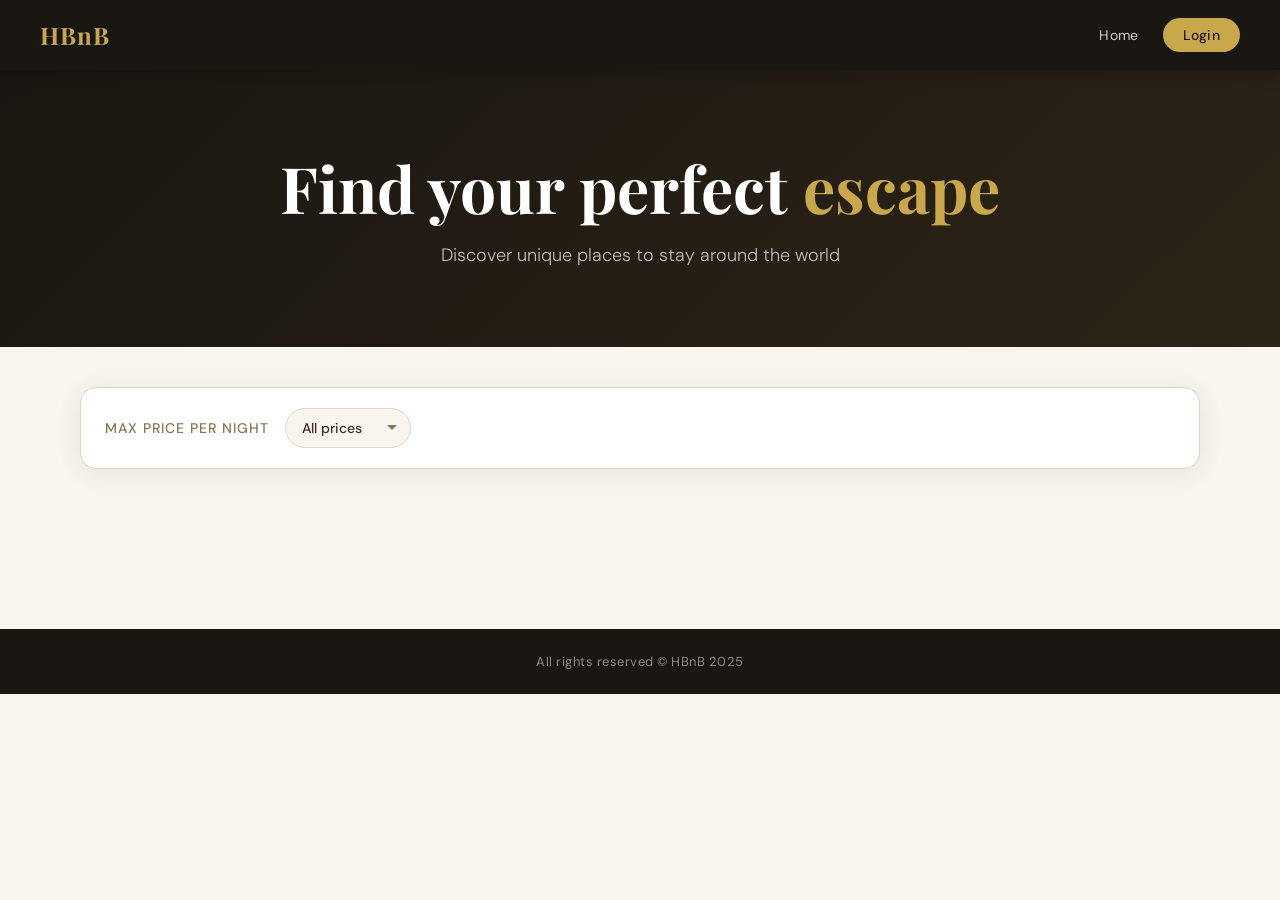
<file: part4/index.html>
<!DOCTYPE html>
<html lang="en">
<head>
    <meta charset="UTF-8">
    <meta name="viewport" content="width=device-width, initial-scale=1.0">
    <title>HBnB — Available Places</title>
    <link rel="stylesheet" href="styles.css">
</head>
<body>
<header>
    <a href="index.html" class="logo-text">HBnB</a>
    <nav>
        <a href="index.html">Home</a>
        <a href="login.html" class="login-button" id="login-link">Login</a>
    </nav>
</header>
<div class="hero">
    <div class="hero-content">
        <h1>Find your perfect <span>escape</span></h1>
        <p>Discover unique places to stay around the world</p>
    </div>
</div>
<main>
    <div class="filter-section">
        <label for="price-filter">Max price per night</label>
        <select id="price-filter">
            <option value="all">All prices</option>
            <option value="10">Up to 10€</option>
            <option value="50">Up to 50€</option>
            <option value="100">Up to 100€</option>
        </select>
    </div>
    <section class="places" id="places-list"></section>
</main>
<footer>
    <p>All rights reserved &copy; HBnB 2025</p>
</footer>
<script src="scripts.js"></script>
</body>
</html>
</file>
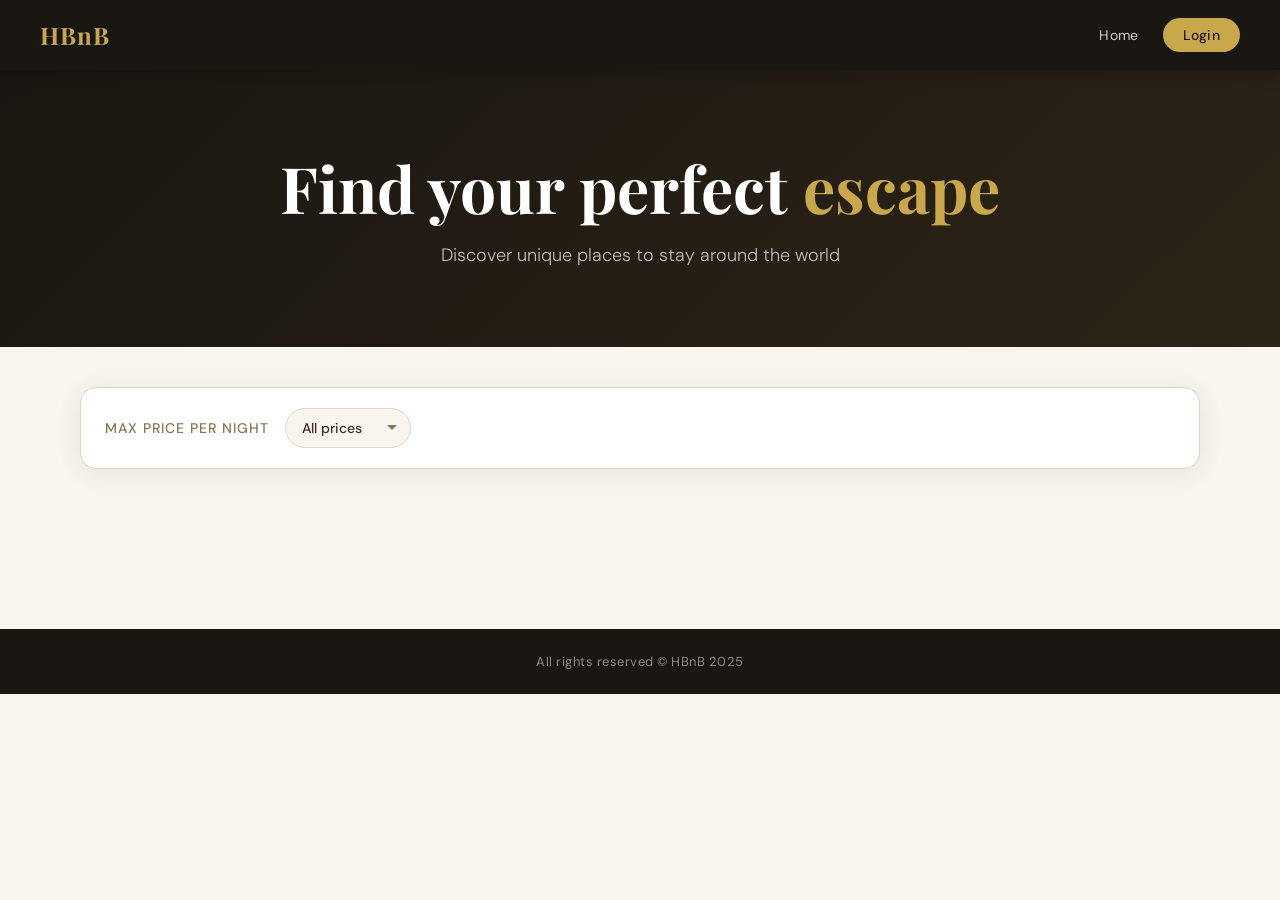
<file: part4/add_review.html>
<!DOCTYPE html>
<html lang="en">
<head>
    <meta charset="UTF-8">
    <meta name="viewport" content="width=device-width, initial-scale=1.0">
    <title>HBnB — Add Review</title>
    <link rel="stylesheet" href="styles.css">
</head>
<body>
<header>
    <a href="index.html" class="logo-text">HBnB</a>
    <nav>
        <a href="index.html">Home</a>
        <a href="login.html" class="login-button" id="login-link">Login</a>
    </nav>
</header>
<main>
    <div class="form-container">
        <h1>Write a Review</h1>
        <form id="review-form" class="add-review">
            <div>
                <label for="rating">Rating (1–5)</label>
                <input type="number" id="rating" name="rating" min="1" max="5" placeholder="4" required>
            </div>
            <div>
                <label for="comment">Your experience</label>
                <textarea id="comment" name="comment" rows="5" placeholder="Tell us about your stay..." required></textarea>
            </div>
            <button type="submit">Submit Review</button>
            <p id="review-error"></p>
        </form>
    </div>
</main>
<footer>
    <p>All rights reserved &copy; HBnB 2025</p>
</footer>
<script src="scripts.js"></script>
</body>
</html>
</file>
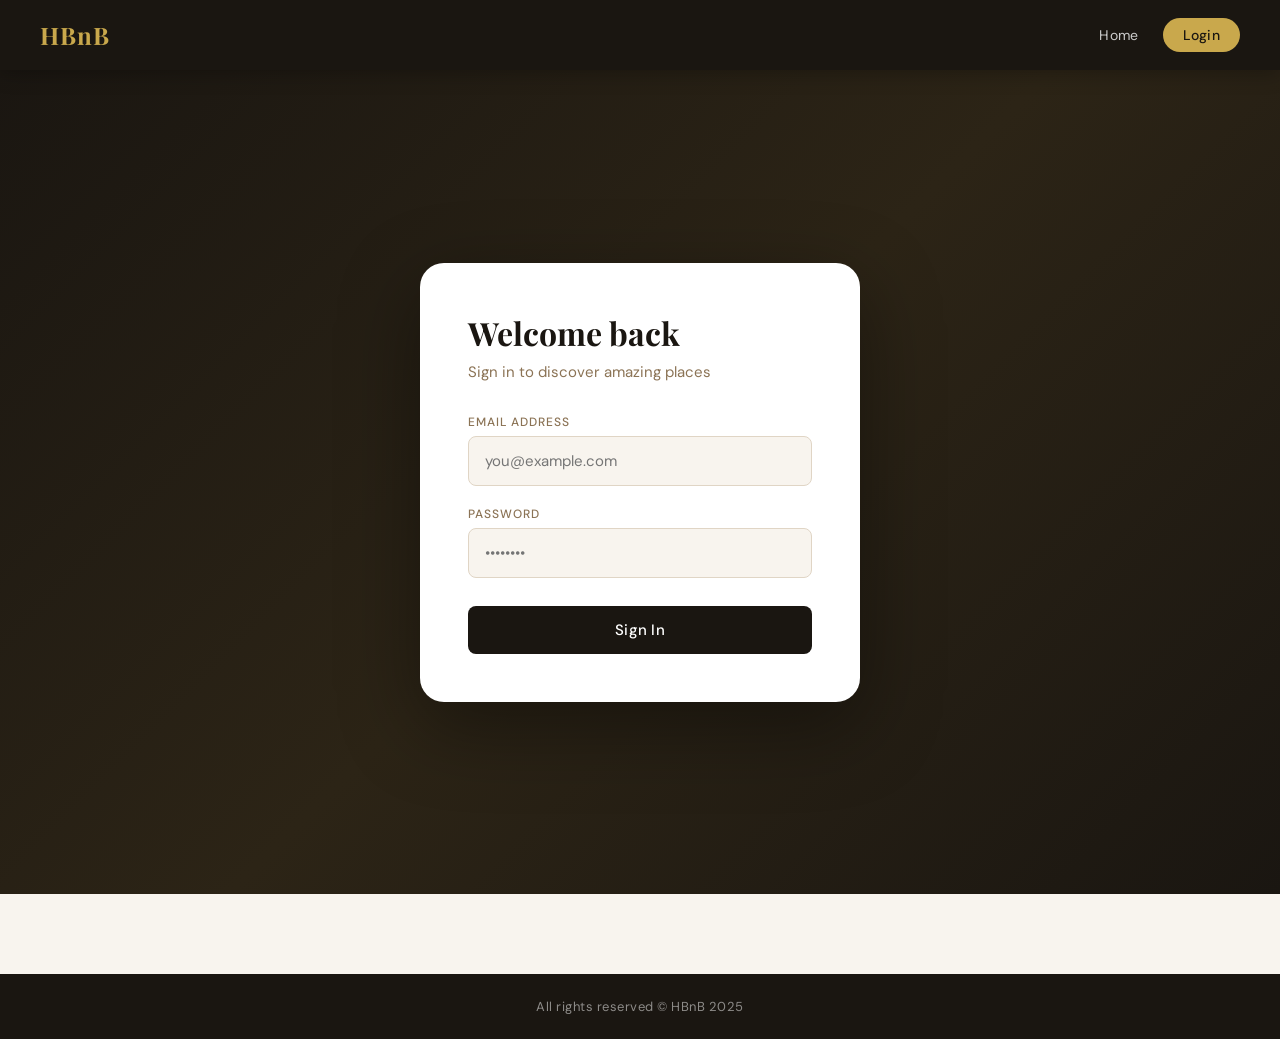
<file: part4/login.html>
<!DOCTYPE html>
<html lang="en">
<head>
    <meta charset="UTF-8">
    <meta name="viewport" content="width=device-width, initial-scale=1.0">
    <title>HBnB — Login</title>
    <link rel="stylesheet" href="styles.css">
</head>
<body>
<header>
    <a href="index.html" class="logo-text">HBnB</a>
    <nav>
        <a href="index.html">Home</a>
        <a href="login.html" class="login-button">Login</a>
    </nav>
</header>
<div class="login-page">
    <div class="login-box">
        <h1>Welcome back</h1>
        <p class="subtitle">Sign in to discover amazing places</p>
        <form id="login-form">
            <div>
                <label for="email">Email address</label>
                <input type="email" id="email" name="email" placeholder="you@example.com" required>
            </div>
            <div>
                <label for="password">Password</label>
                <input type="password" id="password" name="password" placeholder="••••••••" required>
            </div>
            <button type="submit">Sign In</button>
            <p id="error-message"></p>
        </form>
    </div>
</div>
<footer>
    <p>All rights reserved &copy; HBnB 2025</p>
</footer>
<script src="scripts.js"></script>
</body>
</html>
</file>
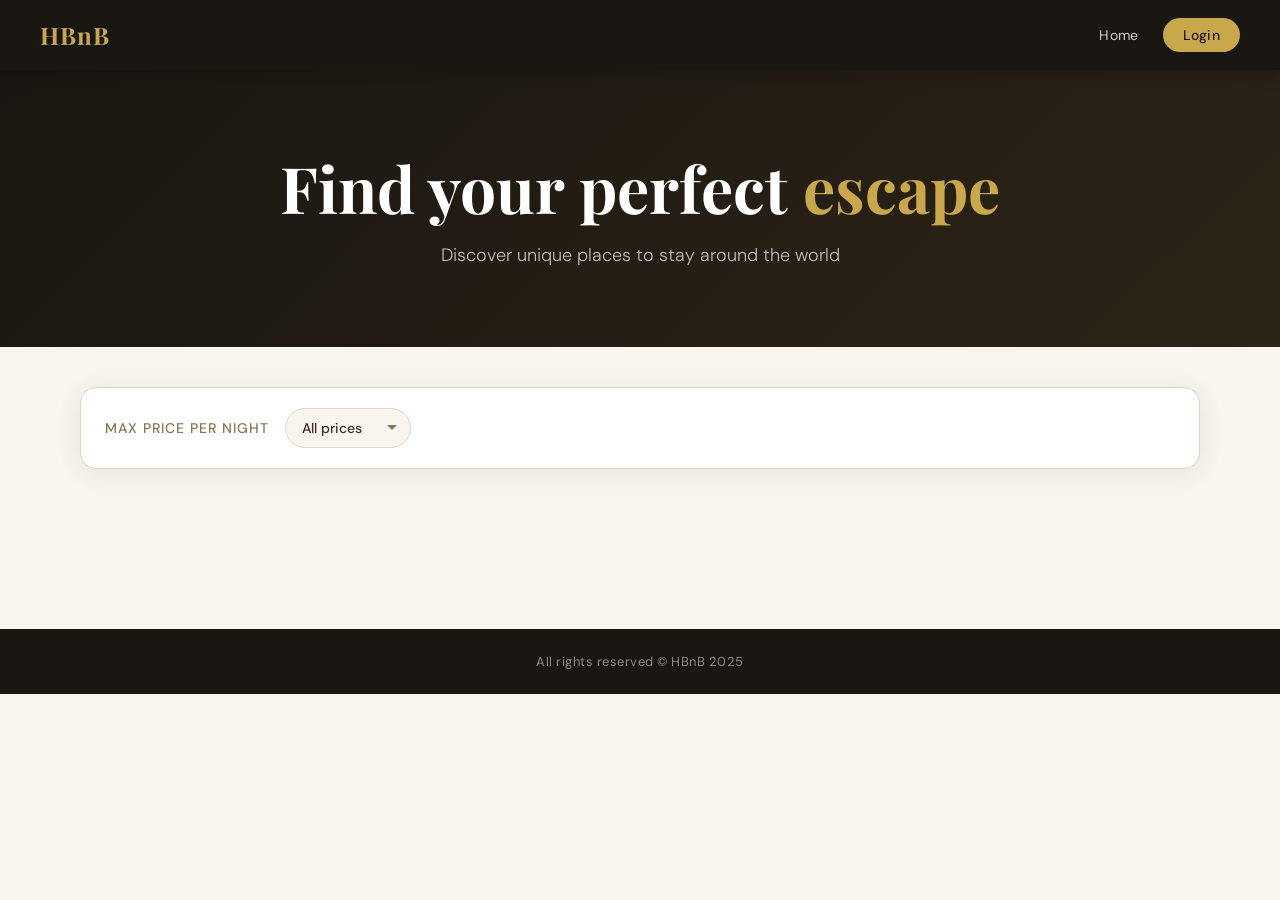
<file: part4/place.html>
<!DOCTYPE html>
<html lang="en">
<head>
    <meta charset="UTF-8">
    <meta name="viewport" content="width=device-width, initial-scale=1.0">
    <title>HBnB — Place Details</title>
    <link rel="stylesheet" href="styles.css">
</head>
<body>
<header>
    <a href="index.html" class="logo-text">HBnB</a>
    <nav>
        <a href="index.html">Home</a>
        <a href="login.html" class="login-button" id="login-link">Login</a>
    </nav>
</header>
<main>
    <img src="https://images.unsplash.com/photo-1564013799919-ab600027ffc6?w=1200&q=80" alt="Place" class="place-hero" id="place-image">
    <section class="place-details" id="place-details">
        <h1 id="place-name">Loading...</h1>
        <div class="place-info">
            <p><strong>Host</strong><span id="place-host"></span></p>
            <p><strong>Price</strong><span id="place-price"></span>€/night</p>
            <p><strong>Description</strong><span id="place-description"></span></p>
            <p><strong>Amenities</strong><span id="place-amenities"></span></p>
        </div>
    </section>
    <section class="reviews-section">
        <h2>Guest Reviews</h2>
        <div id="reviews-container"></div>
    </section>
    <section id="add-review" style="display: none;">
        <h2>Share your experience</h2>
        <a id="add-review-link" href="add_review.html">
            <button type="button">Write a Review</button>
        </a>
    </section>
</main>
<footer>
    <p>All rights reserved &copy; HBnB 2025</p>
</footer>
<script src="scripts.js"></script>
</body>
</html>
</file>
<file: part4/styles.css>
@import url('https://fonts.googleapis.com/css2?family=Playfair+Display:wght@400;600;700&family=DM+Sans:wght@300;400;500&display=swap');

:root {
    --cream: #F8F4EE;
    --warm-white: #FFFDF9;
    --gold: #C9A84C;
    --gold-light: #E8C97A;
    --dark: #1A1611;
    --dark-soft: #2C2416;
    --text: #3D3020;
    --text-muted: #8B7355;
    --border: #E0D5C5;
    --card-bg: #FFFFFF;
    --shadow: 0 4px 24px rgba(26, 22, 17, 0.08);
    --shadow-hover: 0 12px 40px rgba(26, 22, 17, 0.16);
    --radius: 16px;
    --radius-sm: 8px;
}

* {
    margin: 0;
    padding: 0;
    box-sizing: border-box;
}

body {
    font-family: 'DM Sans', sans-serif;
    background-color: var(--cream);
    color: var(--text);
    min-height: 100vh;
}

/* ── HEADER ── */
header {
    background: var(--dark);
    padding: 18px 40px;
    display: flex;
    justify-content: space-between;
    align-items: center;
    position: sticky;
    top: 0;
    z-index: 100;
    box-shadow: 0 2px 20px rgba(0,0,0,0.3);
}

.logo {
    height: 40px;
    width: auto;
}

.logo-text {
    font-family: 'Playfair Display', serif;
    font-size: 24px;
    font-weight: 700;
    color: var(--gold);
    letter-spacing: 1px;
    text-decoration: none;
}

nav {
    display: flex;
    align-items: center;
    gap: 8px;
}

nav a {
    text-decoration: none;
    color: #CCC;
    font-size: 14px;
    font-weight: 400;
    padding: 8px 16px;
    border-radius: var(--radius-sm);
    transition: all 0.2s;
    letter-spacing: 0.3px;
}

nav a:hover {
    color: white;
    background: rgba(255,255,255,0.08);
}

.login-button {
    background: var(--gold) !important;
    color: var(--dark) !important;
    font-weight: 500 !important;
    padding: 8px 20px !important;
    border-radius: 50px !important;
    transition: all 0.2s !important;
}

.login-button:hover {
    background: var(--gold-light) !important;
    transform: translateY(-1px);
}

/* ── HERO ── */
.hero {
    background: linear-gradient(135deg, var(--dark) 0%, var(--dark-soft) 100%);
    padding: 80px 40px;
    text-align: center;
    position: relative;
    overflow: hidden;
}

.hero::before {
    content: '';
    position: absolute;
    inset: 0;
    background: url('https://images.unsplash.com/photo-1564013799919-ab600027ffc6?w=1600&q=80') center/cover;
    opacity: 0.15;
}

.hero-content {
    position: relative;
    z-index: 1;
}

.hero h1 {
    font-family: 'Playfair Display', serif;
    font-size: clamp(36px, 5vw, 64px);
    font-weight: 700;
    color: white;
    line-height: 1.2;
    margin-bottom: 16px;
}

.hero h1 span {
    color: var(--gold);
}

.hero p {
    color: rgba(255,255,255,0.7);
    font-size: 18px;
    font-weight: 300;
    max-width: 500px;
    margin: 0 auto;
}

/* ── MAIN ── */
main {
    padding: 40px;
    max-width: 1200px;
    margin: 0 auto;
}

/* ── FILTER ── */
.filter-section {
    display: flex;
    align-items: center;
    gap: 16px;
    margin-bottom: 40px;
    padding: 20px 24px;
    background: white;
    border-radius: var(--radius);
    box-shadow: var(--shadow);
    border: 1px solid var(--border);
}

.filter-section label {
    font-size: 14px;
    font-weight: 500;
    color: var(--text-muted);
    text-transform: uppercase;
    letter-spacing: 1px;
    white-space: nowrap;
}

.filter-section select {
    padding: 10px 16px;
    border: 1px solid var(--border);
    border-radius: 50px;
    background: var(--cream);
    color: var(--text);
    font-family: 'DM Sans', sans-serif;
    font-size: 14px;
    font-weight: 500;
    cursor: pointer;
    outline: none;
    transition: all 0.2s;
    appearance: none;
    padding-right: 32px;
    background-image: url("data:image/svg+xml,%3Csvg xmlns='http://www.w3.org/2000/svg' width='12' height='12' viewBox='0 0 12 12'%3E%3Cpath fill='%238B7355' d='M6 8L1 3h10z'/%3E%3C/svg%3E");
    background-repeat: no-repeat;
    background-position: right 12px center;
}

.filter-section select:focus {
    border-color: var(--gold);
    box-shadow: 0 0 0 3px rgba(201, 168, 76, 0.15);
}

/* ── PLACES GRID ── */
.places {
    display: grid;
    grid-template-columns: repeat(auto-fill, minmax(320px, 1fr));
    gap: 28px;
}

/* ── PLACE CARD ── */
.place-card {
    background: var(--card-bg);
    border-radius: var(--radius);
    overflow: hidden;
    box-shadow: var(--shadow);
    border: 1px solid var(--border);
    transition: all 0.3s ease;
    cursor: pointer;
}

.place-card:hover {
    transform: translateY(-6px);
    box-shadow: var(--shadow-hover);
}

.place-card-image {
    width: 100%;
    height: 200px;
    object-fit: cover;
    display: block;
}

.place-card-body {
    padding: 20px;
}

.place-card h2 {
    font-family: 'Playfair Display', serif;
    font-size: 20px;
    font-weight: 600;
    color: var(--dark);
    margin-bottom: 8px;
    line-height: 1.3;
}

.place-card .price {
    color: var(--gold);
    font-size: 18px;
    font-weight: 600;
    margin-bottom: 16px;
}

.place-card .price span {
    color: var(--text-muted);
    font-size: 13px;
    font-weight: 400;
}

/* ── BUTTONS ── */
.details-button,
button[type="submit"],
button[type="button"] {
    background: var(--dark);
    color: white;
    border: none;
    padding: 10px 22px;
    border-radius: 50px;
    font-family: 'DM Sans', sans-serif;
    font-size: 14px;
    font-weight: 500;
    cursor: pointer;
    transition: all 0.2s;
    letter-spacing: 0.3px;
    display: inline-block;
    text-decoration: none;
}

.details-button:hover,
button[type="submit"]:hover,
button[type="button"]:hover {
    background: var(--gold);
    color: var(--dark);
    transform: translateY(-1px);
}

/* ── PLACE DETAILS PAGE ── */
.place-hero {
    width: 100%;
    height: 420px;
    object-fit: cover;
    border-radius: var(--radius);
    margin-bottom: 32px;
    box-shadow: var(--shadow);
}

.place-details {
    background: white;
    border-radius: var(--radius);
    padding: 36px;
    margin-bottom: 32px;
    box-shadow: var(--shadow);
    border: 1px solid var(--border);
}

.place-details h1 {
    font-family: 'Playfair Display', serif;
    font-size: 36px;
    font-weight: 700;
    color: var(--dark);
    margin-bottom: 24px;
    line-height: 1.2;
}

.place-info {
    display: grid;
    grid-template-columns: repeat(auto-fit, minmax(200px, 1fr));
    gap: 20px;
}

.place-info p {
    background: var(--cream);
    padding: 16px;
    border-radius: var(--radius-sm);
    font-size: 15px;
    line-height: 1.5;
    border: 1px solid var(--border);
}

.place-info p strong {
    display: block;
    font-size: 11px;
    text-transform: uppercase;
    letter-spacing: 1px;
    color: var(--text-muted);
    margin-bottom: 6px;
    font-weight: 500;
}

/* ── REVIEWS ── */
.reviews-section {
    margin-bottom: 32px;
}

.reviews-section h2 {
    font-family: 'Playfair Display', serif;
    font-size: 28px;
    font-weight: 600;
    color: var(--dark);
    margin-bottom: 24px;
}

.review-card {
    background: white;
    border-radius: var(--radius);
    padding: 24px;
    margin: 0 0 16px 0;
    box-shadow: var(--shadow);
    border: 1px solid var(--border);
    border-left: 4px solid var(--gold);
    transition: all 0.2s;
}

.review-card:hover {
    box-shadow: var(--shadow-hover);
}

.review-card .review-text {
    font-size: 16px;
    line-height: 1.6;
    color: var(--text);
    margin-bottom: 12px;
    font-style: italic;
}

.review-card .review-meta {
    display: flex;
    justify-content: space-between;
    align-items: center;
}

.review-card .review-author {
    font-size: 13px;
    font-weight: 500;
    color: var(--text-muted);
}

.review-card .review-rating {
    font-size: 14px;
    letter-spacing: 2px;
}

/* ── FORM ── */
.form-container {
    background: white;
    border-radius: var(--radius);
    padding: 36px;
    box-shadow: var(--shadow);
    border: 1px solid var(--border);
    max-width: 560px;
}

.form-container h1 {
    font-family: 'Playfair Display', serif;
    font-size: 32px;
    font-weight: 700;
    color: var(--dark);
    margin-bottom: 32px;
}

form {
    display: flex;
    flex-direction: column;
    gap: 20px;
}

form label {
    font-size: 12px;
    font-weight: 500;
    text-transform: uppercase;
    letter-spacing: 1px;
    color: var(--text-muted);
    margin-bottom: 6px;
    display: block;
}

form input,
form textarea,
form select {
    width: 100%;
    padding: 14px 16px;
    border: 1.5px solid var(--border);
    border-radius: var(--radius-sm);
    background: var(--cream);
    color: var(--text);
    font-family: 'DM Sans', sans-serif;
    font-size: 15px;
    outline: none;
    transition: all 0.2s;
}

form input:focus,
form textarea:focus {
    border-color: var(--gold);
    background: white;
    box-shadow: 0 0 0 3px rgba(201, 168, 76, 0.12);
}

form textarea {
    resize: vertical;
    min-height: 120px;
}

form button[type="submit"] {
    width: 100%;
    padding: 14px;
    font-size: 15px;
    border-radius: var(--radius-sm);
    margin-top: 8px;
}

/* ── LOGIN PAGE ── */
.login-page {
    min-height: calc(100vh - 76px);
    display: flex;
    align-items: center;
    justify-content: center;
    padding: 40px;
    background: linear-gradient(135deg, var(--dark) 0%, #2C2416 50%, var(--dark) 100%);
    position: relative;
    overflow: hidden;
}

.login-page::before {
    content: '';
    position: absolute;
    inset: 0;
    background: url('https://images.unsplash.com/photo-1582719478250-c89cae4dc85b?w=1600&q=80') center/cover;
    opacity: 0.1;
}

.login-box {
    background: white;
    border-radius: 24px;
    padding: 48px;
    width: 100%;
    max-width: 440px;
    box-shadow: 0 24px 80px rgba(0,0,0,0.4);
    position: relative;
    z-index: 1;
}

.login-box h1 {
    font-family: 'Playfair Display', serif;
    font-size: 32px;
    font-weight: 700;
    color: var(--dark);
    margin-bottom: 8px;
}

.login-box .subtitle {
    color: var(--text-muted);
    font-size: 15px;
    margin-bottom: 32px;
}

/* ── ADD REVIEW SECTION ── */
#add-review {
    margin-top: 32px;
}

#add-review h2 {
    font-family: 'Playfair Display', serif;
    font-size: 24px;
    font-weight: 600;
    color: var(--dark);
    margin-bottom: 16px;
}

/* ── ERROR MESSAGE ── */
#error-message,
#review-error {
    color: #C0392B;
    font-size: 14px;
    padding: 12px 16px;
    background: #FDF2F2;
    border-radius: var(--radius-sm);
    border: 1px solid #F5C6C6;
    display: none;
}

/* ── EMPTY STATE ── */
.empty-state {
    text-align: center;
    padding: 60px 20px;
    color: var(--text-muted);
}

.empty-state p {
    font-size: 16px;
    font-style: italic;
}

/* ── FOOTER ── */
footer {
    background: var(--dark);
    color: rgba(255,255,255,0.5);
    text-align: center;
    padding: 24px;
    font-size: 13px;
    margin-top: 80px;
    letter-spacing: 0.5px;
}

/* ── PAGE TITLE ── */
.page-title {
    font-family: 'Playfair Display', serif;
    font-size: 36px;
    font-weight: 700;
    color: var(--dark);
    margin-bottom: 32px;
}

/* ── ANIMATIONS ── */
@keyframes fadeInUp {
    from { opacity: 0; transform: translateY(20px); }
    to   { opacity: 1; transform: translateY(0); }
}

.place-card {
    animation: fadeInUp 0.4s ease both;
}

.place-card:nth-child(2) { animation-delay: 0.05s; }
.place-card:nth-child(3) { animation-delay: 0.10s; }
.place-card:nth-child(4) { animation-delay: 0.15s; }
.place-card:nth-child(5) { animation-delay: 0.20s; }
.place-card:nth-child(6) { animation-delay: 0.25s; }
</file>
